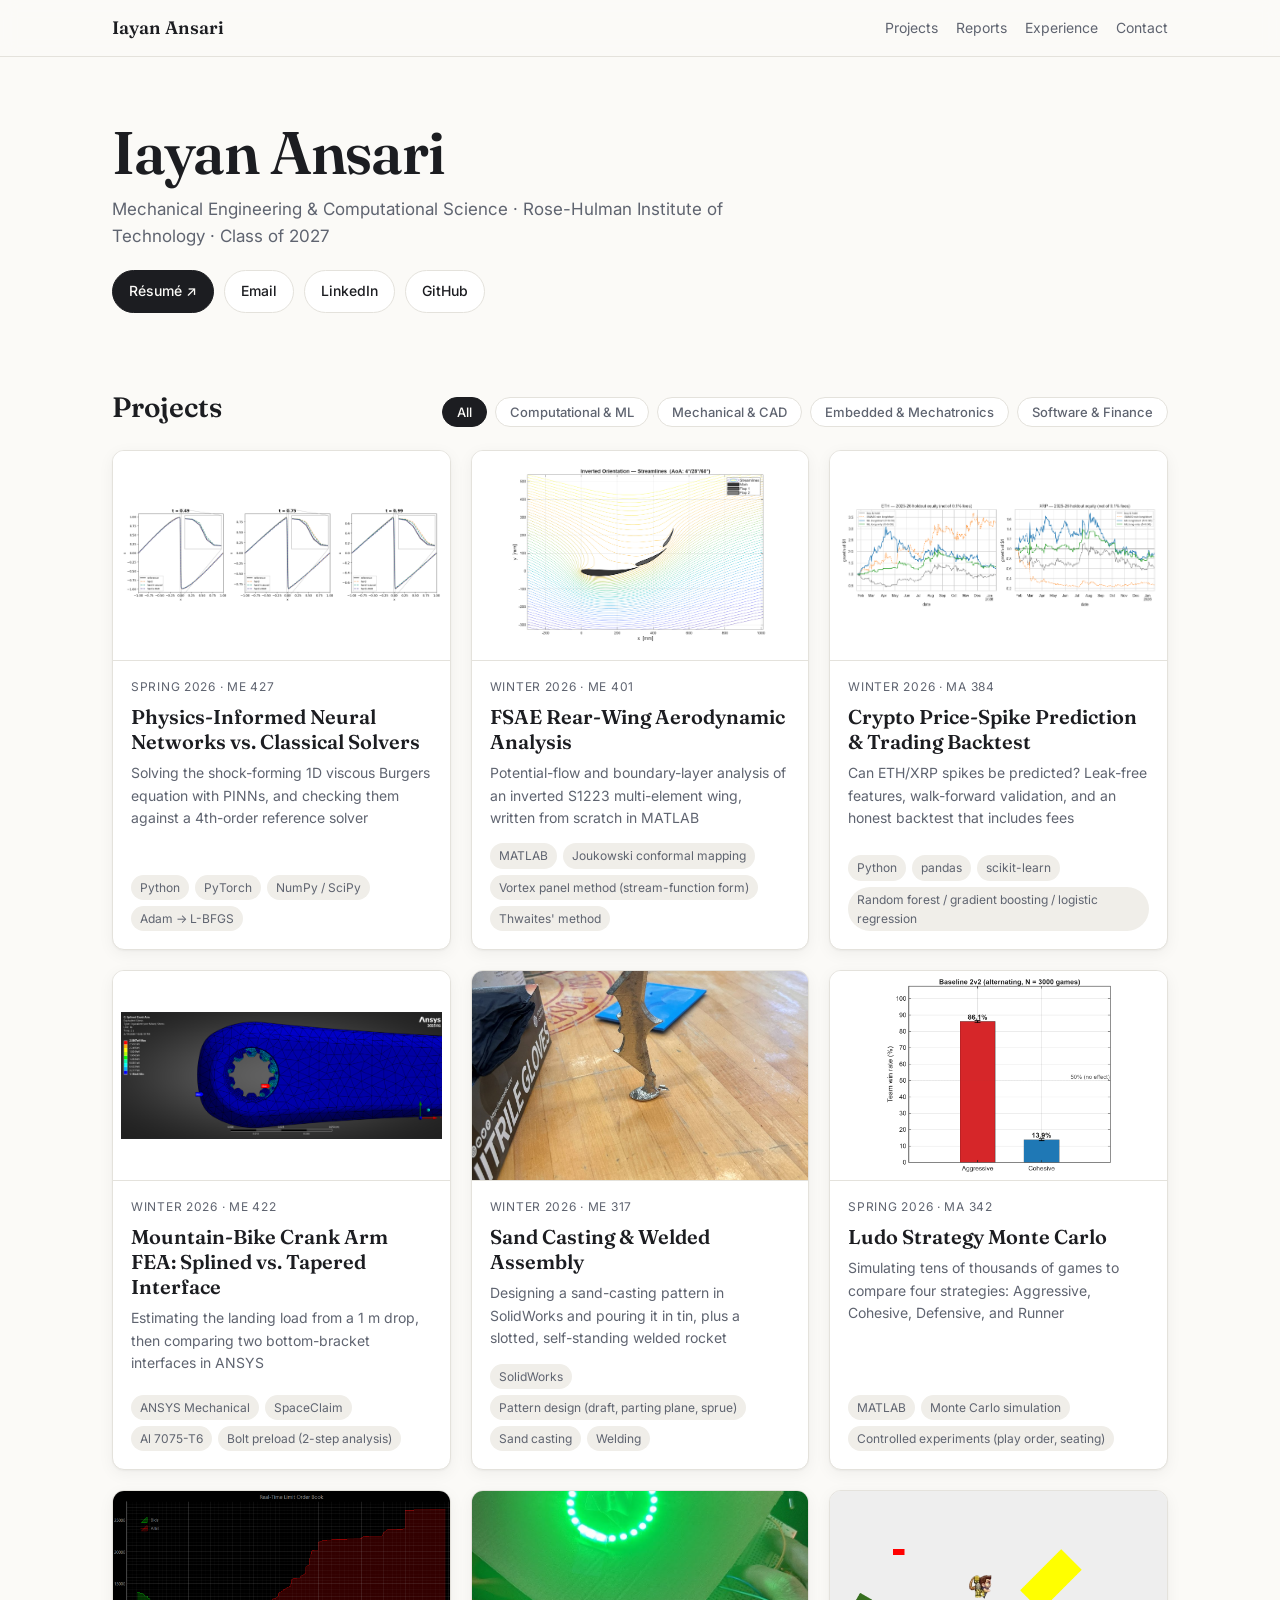
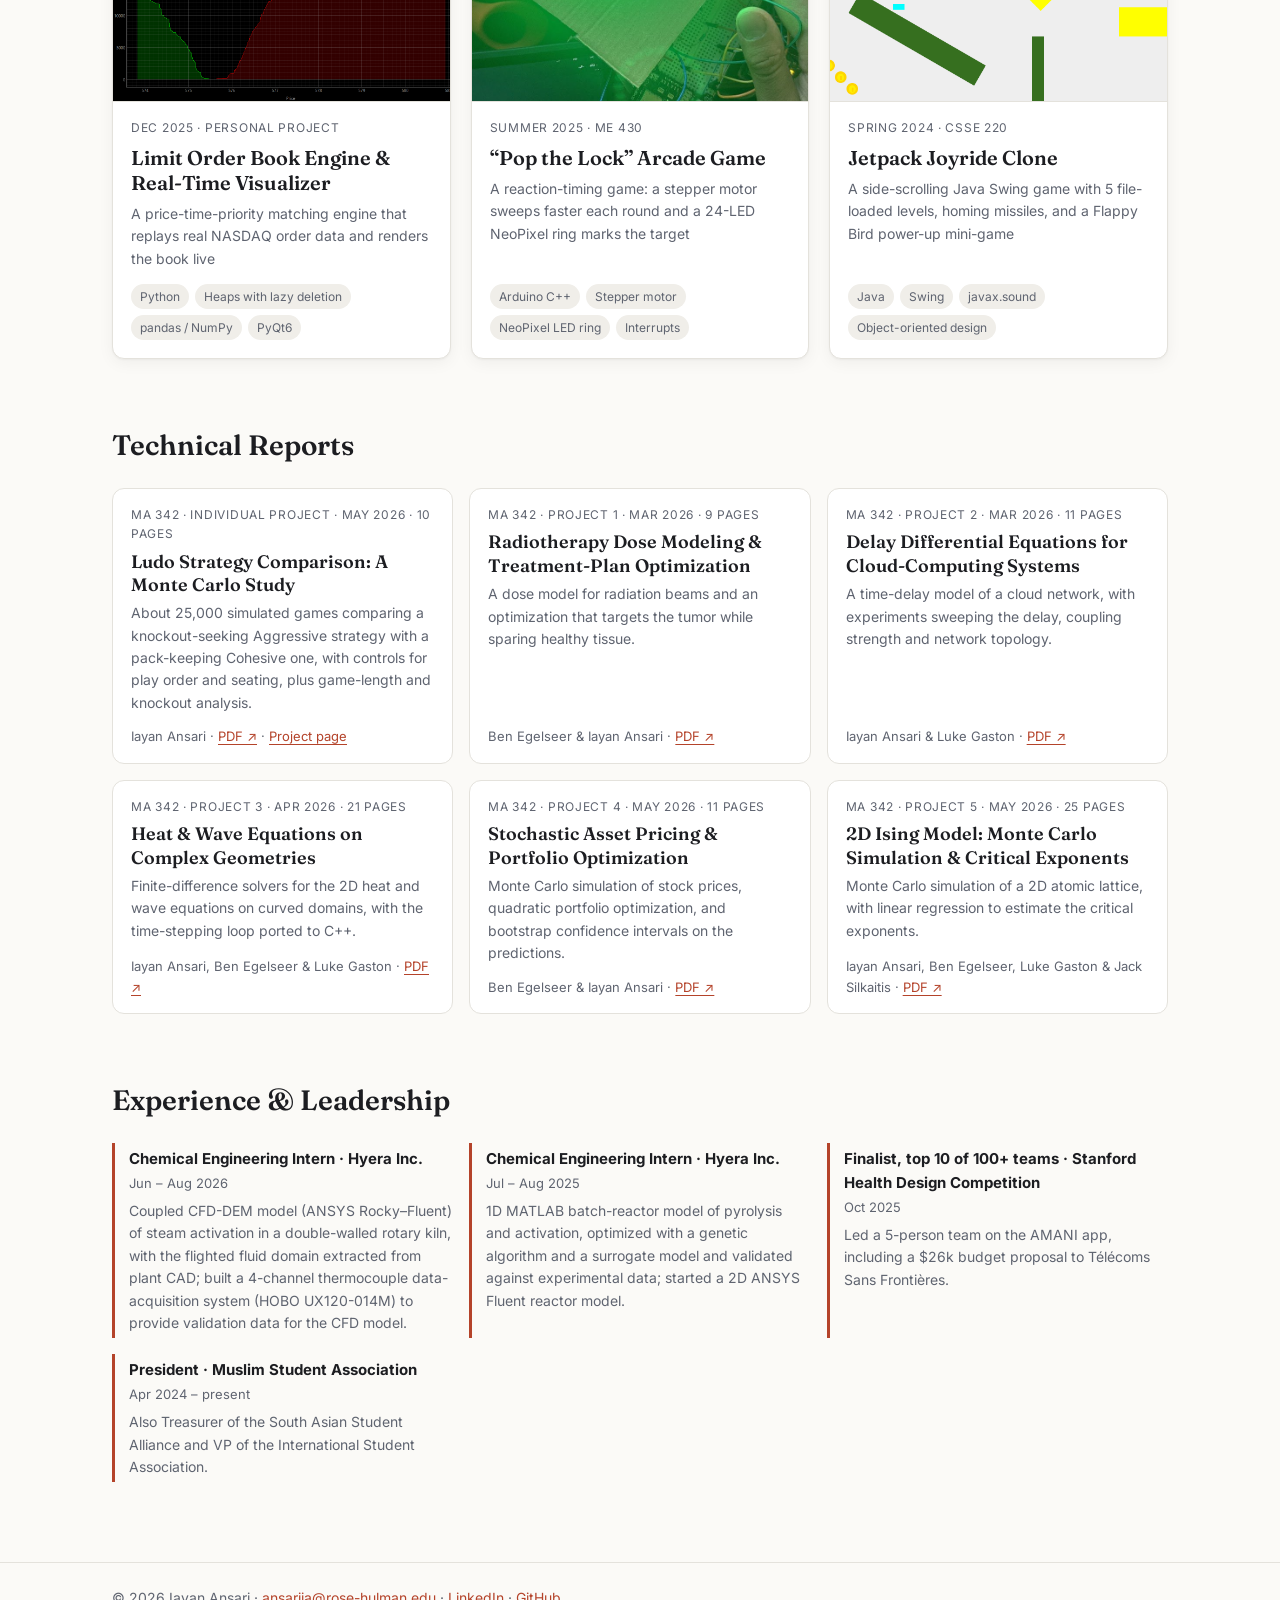
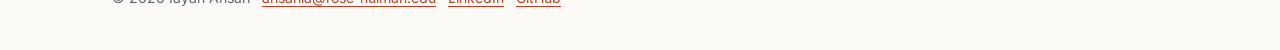
<file: index.html>
<!doctype html>
<html lang="en">
<head>
  <meta charset="utf-8">
  <meta name="viewport" content="width=device-width, initial-scale=1">
  <title>Iayan Ansari · Portfolio</title>
  <meta name="description" content="Engineering and computational projects by Iayan Ansari, Mechanical Engineering & Computational Science at Rose-Hulman.">
  <link rel="preconnect" href="https://fonts.googleapis.com">
  <link rel="preconnect" href="https://fonts.gstatic.com" crossorigin>
  <link href="https://fonts.googleapis.com/css2?family=Fraunces:opsz,wght@9..144,600&family=Inter:wght@400;500;600&display=swap" rel="stylesheet">
  <link rel="icon" href="data:image/svg+xml,%3Csvg xmlns=%27http://www.w3.org/2000/svg%27 viewBox=%270 0 32 32%27%3E%3Crect width=%2732%27 height=%2732%27 rx=%277%27 fill=%27%23b4432a%27/%3E%3Ctext x=%2716%27 y=%2722%27 font-size=%2716%27 text-anchor=%27middle%27 fill=%27white%27 font-family=%27Georgia%27%3EIA%3C/text%3E%3C/svg%3E">
  <link rel="stylesheet" href="css/style.css">
</head>
<body>
  <nav class="nav"><div class="wrap">
    <a class="brand" href="index.html" id="brand">Portfolio</a>
    <div class="links"><a href="#projects">Projects</a><a href="#reports">Reports</a><a href="#experience">Experience</a><a href="#contact">Contact</a></div>
  </div></nav>

  <header class="hero"><div class="wrap">
    <h1 id="name"></h1>
    <p class="headline" id="headline"></p>
    <div id="intro"></div>
    <div class="btns" id="contact-btns"></div>
  </div></header>

  <main>
    <section class="section" id="projects"><div class="wrap">
      <div class="section-head">
        <h2>Projects</h2>
        <div class="filters" id="filters" role="toolbar" aria-label="Filter projects"></div>
      </div>
      <div class="grid" id="grid"></div>
    </div></section>

    <section class="section" id="reports"><div class="wrap">
      <div class="section-head"><h2>Technical Reports</h2></div>
      <div class="reports" id="report-list"></div>
    </div></section>

    <section class="section" id="experience"><div class="wrap">
      <div class="section-head"><h2>Experience &amp; Leadership</h2></div>
      <div class="exp" id="exp"></div>
    </div></section>
  </main>

  <footer id="contact"><div class="wrap" id="footer"></div></footer>

  <script src="data/projects.js"></script>
  <script src="js/main.js"></script>
  <script>renderHome();</script>
</body>
</html>
</file>
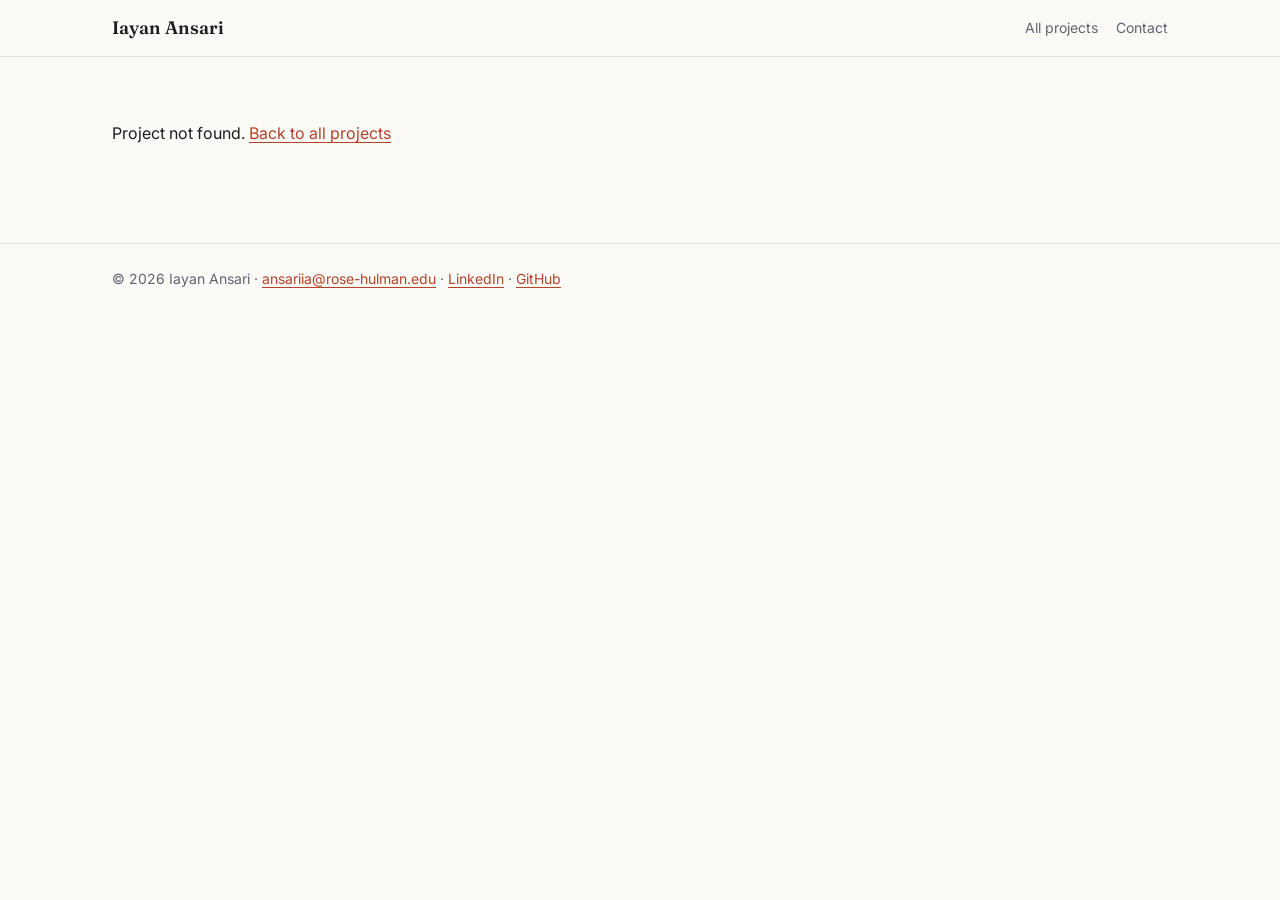
<file: project.html>
<!doctype html>
<html lang="en">
<head>
  <meta charset="utf-8">
  <meta name="viewport" content="width=device-width, initial-scale=1">
  <title>Project · Iayan Ansari</title>
  <link rel="preconnect" href="https://fonts.googleapis.com">
  <link rel="preconnect" href="https://fonts.gstatic.com" crossorigin>
  <link href="https://fonts.googleapis.com/css2?family=Fraunces:opsz,wght@9..144,600&family=Inter:wght@400;500;600&display=swap" rel="stylesheet">
  <link rel="icon" href="data:image/svg+xml,%3Csvg xmlns=%27http://www.w3.org/2000/svg%27 viewBox=%270 0 32 32%27%3E%3Crect width=%2732%27 height=%2732%27 rx=%277%27 fill=%27%23b4432a%27/%3E%3Ctext x=%2716%27 y=%2722%27 font-size=%2716%27 text-anchor=%27middle%27 fill=%27white%27 font-family=%27Georgia%27%3EIA%3C/text%3E%3C/svg%3E">
  <link rel="stylesheet" href="css/style.css">
</head>
<body>
  <nav class="nav"><div class="wrap">
    <a class="brand" href="index.html" id="brand">Portfolio</a>
    <div class="links"><a href="index.html#projects">All projects</a><a href="index.html#contact">Contact</a></div>
  </div></nav>

  <main class="wrap" id="project"></main>

  <div class="lightbox" id="lightbox" role="dialog" aria-modal="true"><img alt=""><p></p></div>

  <footer><div class="wrap" id="footer"></div></footer>

  <script src="data/projects.js"></script>
  <script src="js/main.js"></script>
  <script>renderProject();</script>
</body>
</html>
</file>
<file: css/style.css>
:root {
  --bg: #fbfaf7;
  --surface: #ffffff;
  --text: #1c1d21;
  --muted: #5f6470;
  --line: #e4e2dc;
  --accent: #b4432a;
  --accent-soft: #f6e6e1;
  --chip: #f0eee9;
  --prompt-bg: #fff8e6;
  --prompt-line: #e8c96a;
  --shadow: 0 1px 2px rgba(0,0,0,.04), 0 4px 16px rgba(0,0,0,.05);
  --radius: 12px;
  --max: 1120px;
  --serif: "Fraunces", Georgia, serif;
  --sans: "Inter", system-ui, -apple-system, "Segoe UI", sans-serif;
}
@media (prefers-color-scheme: dark) {
  :root:not([data-theme="light"]) {
    --bg: #141518; --surface: #1c1e22; --text: #ecebe8; --muted: #a3a6ae;
    --line: #2d3036; --accent: #e8795d; --accent-soft: #3a2621; --chip: #26292e;
    --prompt-bg: #2b2616; --prompt-line: #7d6a2c; --shadow: none;
  }
}
:root[data-theme="dark"] {
  --bg: #141518; --surface: #1c1e22; --text: #ecebe8; --muted: #a3a6ae;
  --line: #2d3036; --accent: #e8795d; --accent-soft: #3a2621; --chip: #26292e;
  --prompt-bg: #2b2616; --prompt-line: #7d6a2c; --shadow: none;
}

* { box-sizing: border-box; }
html { -webkit-text-size-adjust: 100%; }
body { margin: 0; background: var(--bg); color: var(--text); font: 16px/1.6 var(--sans); }
img { max-width: 100%; display: block; }
a { color: var(--accent); text-underline-offset: 3px; }
.wrap { max-width: var(--max); margin: 0 auto; padding: 0 16px; }
@media (min-width: 700px) { .wrap { padding: 0 32px; } }

/* nav */
.nav { position: sticky; top: 0; z-index: 10; background: color-mix(in srgb, var(--bg) 88%, transparent);
  backdrop-filter: blur(8px); border-bottom: 1px solid var(--line); }
.nav .wrap { display: flex; align-items: center; justify-content: space-between; height: 56px; gap: 12px; }
.nav .brand { font-family: var(--serif); font-weight: 600; font-size: 18px; color: var(--text); text-decoration: none; }
.nav .links { display: flex; gap: 18px; font-size: 14px; }
.nav .links a { color: var(--muted); text-decoration: none; }
.nav .links a:hover { color: var(--text); }

/* hero */
.hero { padding: 64px 0 40px; }
.hero h1 { font-family: var(--serif); font-weight: 600; font-size: clamp(36px, 7vw, 60px); line-height: 1.05; margin: 0 0 12px; letter-spacing: -0.02em; }
.hero .headline { color: var(--muted); font-size: 17px; margin: 0 0 20px; max-width: 60ch; }
.hero .intro { font-size: 18px; max-width: 62ch; margin: 0 0 24px; }
.btns { display: flex; flex-wrap: wrap; gap: 10px; }
.btn { display: inline-flex; align-items: center; gap: 6px; padding: 9px 16px; border-radius: 999px; border: 1px solid var(--line);
  background: var(--surface); color: var(--text); text-decoration: none; font-size: 14px; font-weight: 500; }
.btn:hover { border-color: var(--text); }
.btn.primary { background: var(--text); color: var(--bg); border-color: var(--text); }

/* section heads */
.section { padding: 32px 0; }
.section-head { display: flex; align-items: baseline; justify-content: space-between; flex-wrap: wrap; gap: 12px; margin-bottom: 20px; }
.section-head h2 { font-family: var(--serif); font-weight: 600; font-size: 28px; margin: 0; }

/* filters */
.filters { display: flex; flex-wrap: wrap; gap: 8px; }
.filter { border: 1px solid var(--line); background: var(--surface); color: var(--muted); border-radius: 999px;
  padding: 6px 14px; font: 500 13px var(--sans); cursor: pointer; }
.filter[aria-pressed="true"] { background: var(--text); color: var(--bg); border-color: var(--text); }

/* grid & cards */
.grid { display: grid; grid-template-columns: repeat(auto-fill, minmax(300px, 1fr)); gap: 20px; }
@media (max-width: 380px) { .grid { grid-template-columns: 1fr; } }
.card { background: var(--surface); border: 1px solid var(--line); border-radius: var(--radius); overflow: hidden;
  text-decoration: none; color: inherit; display: flex; flex-direction: column; box-shadow: var(--shadow); transition: transform .15s, border-color .15s; }
.card:hover { transform: translateY(-2px); border-color: var(--muted); }
.thumb { aspect-ratio: 16 / 10; background: #fff; display: flex; align-items: center; justify-content: center; overflow: hidden; border-bottom: 1px solid var(--line); }
.thumb img { width: 100%; height: 100%; object-fit: cover; }
.thumb.contain img { object-fit: contain; padding: 8px; }
.thumb.placeholder { background: repeating-linear-gradient(135deg, var(--chip) 0 12px, var(--surface) 12px 24px); color: var(--muted);
  font-family: var(--serif); font-size: 22px; text-align: center; padding: 16px; }
.card-body { padding: 16px 18px 18px; display: flex; flex-direction: column; gap: 8px; flex: 1; }
.card .meta { font-size: 12px; text-transform: uppercase; letter-spacing: .06em; color: var(--muted); }
.card h3 { font-family: var(--serif); font-weight: 600; font-size: 20px; line-height: 1.25; margin: 0; }
.card p { margin: 0; color: var(--muted); font-size: 14px; }
.tags { display: flex; flex-wrap: wrap; gap: 6px; margin-top: auto; padding-top: 6px; }
.tag { background: var(--chip); color: var(--muted); font-size: 12px; padding: 3px 9px; border-radius: 999px; }
.badge { align-self: flex-start; background: var(--prompt-bg); border: 1px solid var(--prompt-line); color: var(--text); font-size: 11px; padding: 2px 8px; border-radius: 999px; }

/* experience */
.exp { display: grid; grid-template-columns: repeat(auto-fill, minmax(260px, 1fr)); gap: 16px; }
.exp-item { border-left: 3px solid var(--accent); padding: 4px 0 4px 14px; }
.exp-item h3 { font-size: 15px; margin: 0 0 2px; }
.exp-item .date { font-size: 13px; color: var(--muted); }
.exp-item p { font-size: 14px; margin: 6px 0 0; color: var(--muted); }

footer { border-top: 1px solid var(--line); margin-top: 48px; padding: 24px 0 40px; color: var(--muted); font-size: 14px; }

/* project page */
.p-hero { padding: 40px 0 24px; }
.back { font-size: 14px; color: var(--muted); text-decoration: none; }
.back:hover { color: var(--text); }
.p-hero h1 { font-family: var(--serif); font-weight: 600; font-size: clamp(30px, 5vw, 46px); line-height: 1.1; margin: 14px 0 10px; letter-spacing: -0.015em; }
.p-hero .sub { font-size: 18px; color: var(--muted); max-width: 70ch; margin: 0 0 16px; }
.facts { display: flex; flex-wrap: wrap; gap: 8px 20px; font-size: 14px; color: var(--muted); }
.facts b { color: var(--text); font-weight: 600; }

.hero-media { margin: 8px 0 32px; background: var(--surface); border: 1px solid var(--line); border-radius: var(--radius); overflow: hidden; }
.hero-media img, .hero-media video { width: 100%; max-height: 560px; object-fit: contain; }
.hero-media video { background: #000; }

.layout { display: grid; grid-template-columns: 1fr; gap: 32px; }
@media (min-width: 900px) { .layout { grid-template-columns: minmax(0, 1fr) 280px; } }
.aside { display: flex; flex-direction: column; gap: 20px; }
@media (min-width: 900px) { .aside { position: sticky; top: 80px; align-self: start; } }
.aside h4 { font-size: 12px; text-transform: uppercase; letter-spacing: .08em; color: var(--muted); margin: 0 0 8px; }

.metrics { display: grid; grid-template-columns: repeat(auto-fill, minmax(180px, 1fr)); gap: 12px; margin: 0 0 28px; }
.metric { background: var(--surface); border: 1px solid var(--line); border-radius: 10px; padding: 14px 16px; }
.metric .v { font-family: var(--serif); font-size: 26px; font-weight: 600; line-height: 1.1; color: var(--accent); }
.metric .l { font-size: 13px; color: var(--muted); margin-top: 4px; }

.block { margin: 0 0 28px; }
.block h2 { font-family: var(--serif); font-weight: 600; font-size: 22px; margin: 0 0 8px; }
.block p { margin: 0 0 10px; max-width: 72ch; }
.prompt { background: var(--prompt-bg); border: 1px dashed var(--prompt-line); border-radius: 10px; padding: 12px 14px; font-size: 14px; color: var(--muted); }
.prompt::before { content: "✎ To write: "; font-weight: 600; color: var(--text); }

table { border-collapse: collapse; width: 100%; font-size: 14px; background: var(--surface); border: 1px solid var(--line); border-radius: 10px; overflow: hidden; }
.table-scroll { overflow-x: auto; margin-bottom: 28px; }
caption { text-align: left; font-weight: 600; padding: 0 0 8px; }
th, td { text-align: left; padding: 9px 12px; border-bottom: 1px solid var(--line); white-space: nowrap; }
th { background: var(--chip); font-weight: 600; }
tr:last-child td { border-bottom: 0; }
td:not(:first-child), th:not(:first-child) { font-variant-numeric: tabular-nums; }

.gallery { display: grid; grid-template-columns: repeat(auto-fill, minmax(240px, 1fr)); gap: 14px; }
.gallery figure { margin: 0; background: var(--surface); border: 1px solid var(--line); border-radius: 10px; overflow: hidden; cursor: zoom-in; }
.gallery .img { background: #fff; aspect-ratio: 4 / 3; display: flex; align-items: center; justify-content: center; }
.gallery img { max-height: 100%; object-fit: contain; }
.gallery figcaption { font-size: 13px; color: var(--muted); padding: 8px 12px 10px; }
.media-needed { border: 1px dashed var(--line); border-radius: 10px; padding: 18px; color: var(--muted); font-size: 14px; }

.lightbox { position: fixed; inset: 0; background: rgba(10,10,12,.88); display: none; align-items: center; justify-content: center; padding: 24px; z-index: 50; cursor: zoom-out; flex-direction: column; gap: 12px; }
.lightbox.open { display: flex; }
.lightbox img { max-height: 85vh; background: #fff; border-radius: 6px; }
.lightbox p { color: #ddd; font-size: 14px; margin: 0; text-align: center; }

.pager { display: flex; justify-content: space-between; gap: 12px; border-top: 1px solid var(--line); padding-top: 20px; margin-top: 32px; font-size: 14px; }
.pager a { text-decoration: none; }

@media (max-width: 600px) {
  .filters { flex-wrap: nowrap; overflow-x: auto; width: 100%; padding-bottom: 4px; }
  .filter { flex: none; }
}

/* technical reports */
.reports { display: grid; grid-template-columns: repeat(auto-fill, minmax(320px, 1fr)); gap: 16px; }
@media (max-width: 380px) { .reports { grid-template-columns: 1fr; } }
.report { background: var(--surface); border: 1px solid var(--line); border-radius: var(--radius); padding: 16px 18px; display: flex; flex-direction: column; gap: 6px; }
.report-meta { font-size: 12px; text-transform: uppercase; letter-spacing: .06em; color: var(--muted); }
.report h3 { font-family: var(--serif); font-weight: 600; font-size: 18px; line-height: 1.3; margin: 0; }
.report h3 a { color: var(--text); text-decoration: none; }
.report h3 a:hover { color: var(--accent); }
.report p { margin: 0; font-size: 14px; color: var(--muted); }
.report-foot { margin-top: auto; padding-top: 6px; font-size: 13px; color: var(--muted); }
</file>
